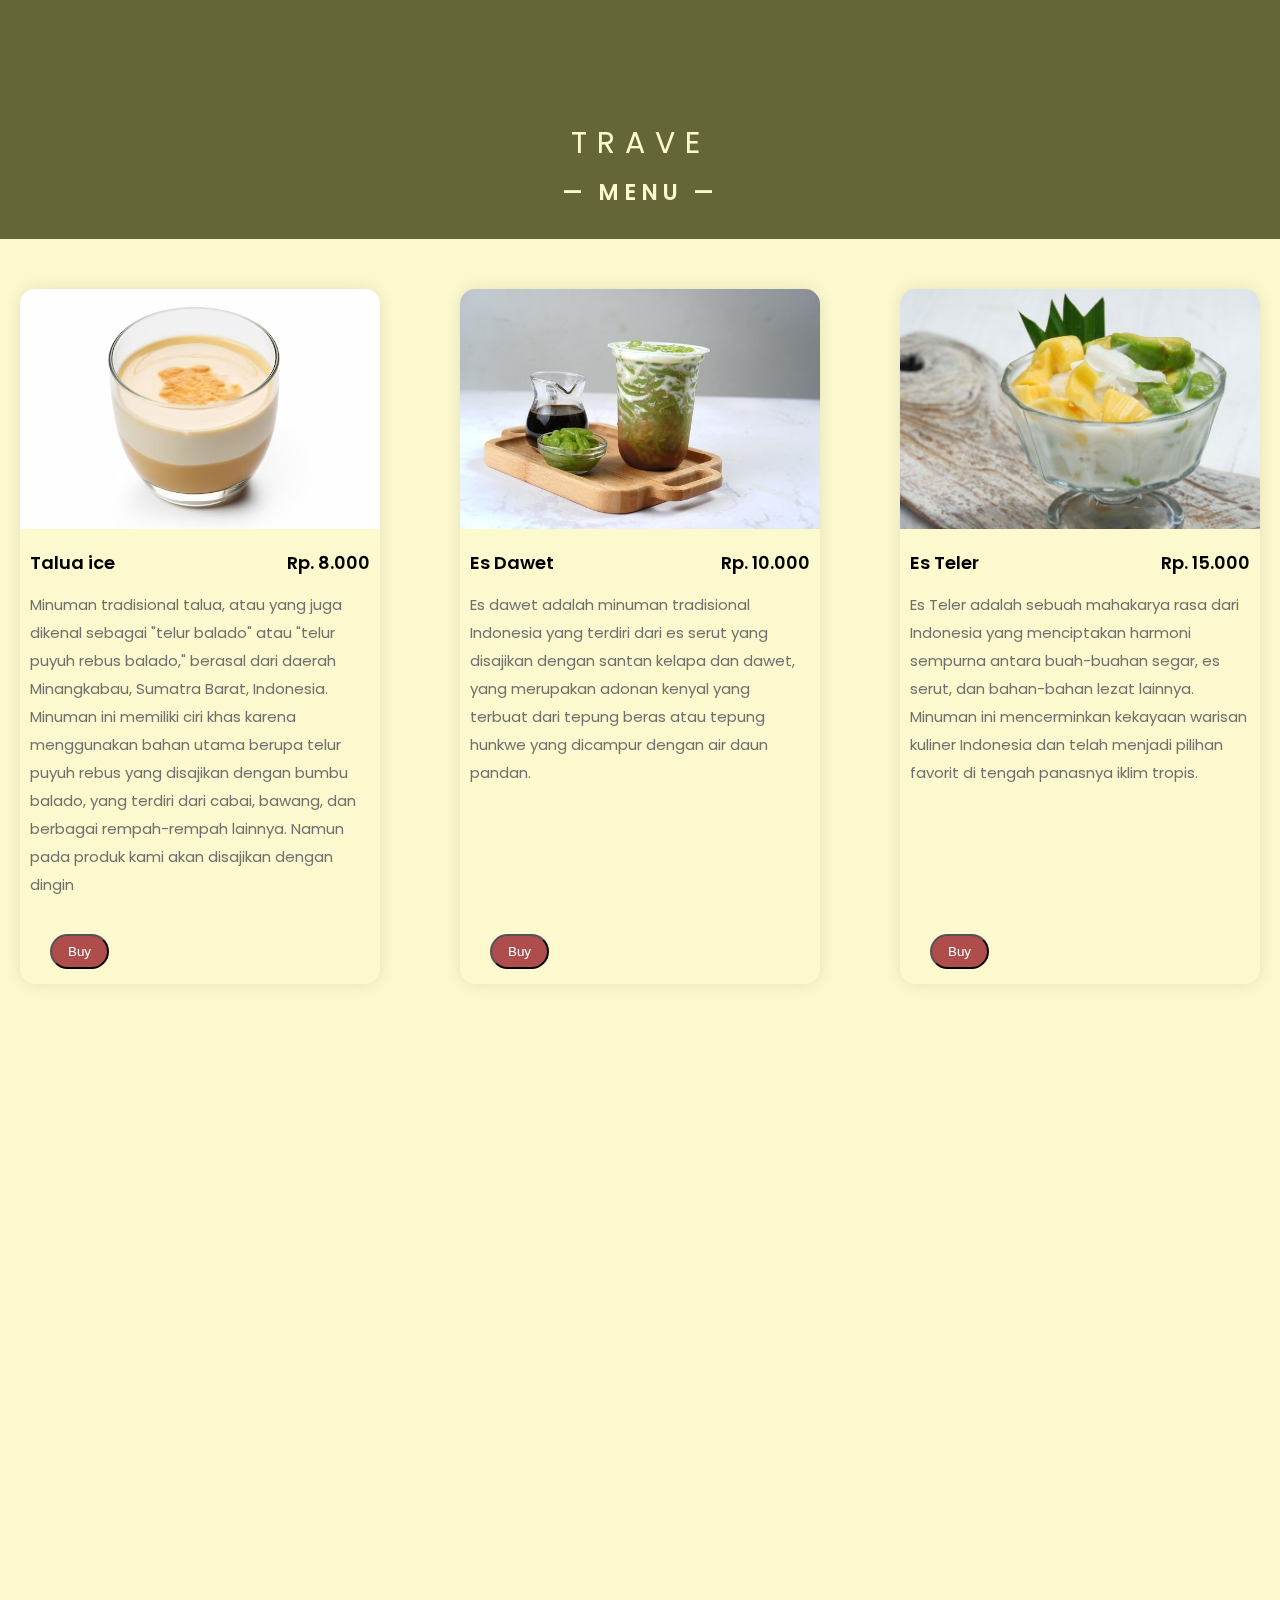
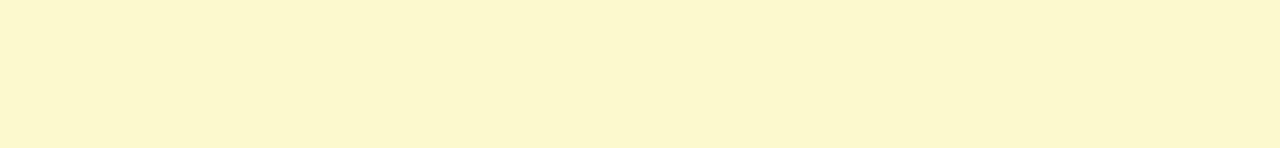
<file: index.html>
<!DOCTYPE html>
<html>
<head>
    <title>Menu</title>
    <link href="https://fonts.googleapis.com/css2?family=Poppins:wght@400;600&display=swap" rel="stylesheet">
    <link rel="stylesheet" href="style.css">
    <script src="https://unpkg.com/aos@2.3.1/dist/aos.js"></script>
    <link href="https://unpkg.com/aos@2.3.1/dist/aos.css" rel="stylesheet">
</head>
<body>
    
    <script>
        AOS.init();
    </script>
    <div class="menu">
        <div class="heading">
            <h1 data-aos="fade-up" data-aos-anchor-placement="top-bottom">TRAVE</h1>
            <h3 data-aos="fade-up" data-aos-anchor-placement="top-bottom">&mdash; MENU &mdash; </h3>
        </div>
        <div class="food-items" data-aos="fade-up" data-aos-anchor-placement="top-bottom">
            <img src="talua.jpg">
            <div class="details" >
                <div class="details-sub">
                    <h5>Talua ice</h5>
                    <h5 class="price"> Rp. 8.000 </h5>
                </div>
                <p>Minuman tradisional talua, atau yang juga dikenal sebagai "telur balado" atau "telur puyuh rebus balado," berasal dari daerah Minangkabau, Sumatra Barat, Indonesia. Minuman ini memiliki ciri khas karena menggunakan bahan utama berupa telur puyuh rebus yang disajikan dengan bumbu balado, yang terdiri dari cabai, bawang, dan berbagai rempah-rempah lainnya. Namun pada produk kami akan disajikan dengan dingin</p>
                <a href="Payment.html"><button>Buy</button></a>
            </div>
        </div>

        <div class="food-items" data-aos="fade-up" data-aos-anchor-placement="top-bottom">
            <img src="dawt.jpg">
            <div class="details">
                <div class="details-sub">
                    <h5>Es Dawet</h5>
                    <h5 class="price"> Rp. 10.000 </h5>
                </div>
                <p>Es dawet adalah minuman tradisional Indonesia yang terdiri dari es serut yang disajikan dengan santan kelapa dan dawet, yang merupakan adonan kenyal yang terbuat dari tepung beras atau tepung hunkwe yang dicampur dengan air daun pandan.</p>
                <a href="Payment.html"><button>Buy</button></a>
            </div>
        </div>

        <div class="food-items" data-aos="fade-up" data-aos-anchor-placement="top-bottom" >
            <img src="es teler.jpg">
            <div class="details">
                <div class="details-sub">
                    <h5>Es Teler</h5>
                    <h5 class="price"> Rp. 15.000 </h5>
                </div>
                <p>Es Teler adalah sebuah mahakarya rasa dari Indonesia yang menciptakan harmoni sempurna antara buah-buahan segar, es serut, dan bahan-bahan lezat lainnya. Minuman ini mencerminkan kekayaan warisan kuliner Indonesia dan telah menjadi pilihan favorit di tengah panasnya iklim tropis.</p>
                <a href="Payment.html"><button>Buy</button></a>
            </div>
        </div>

        <div class="food-items" data-aos="fade-up" data-aos-anchor-placement="top-bottom">
            <img src="cincau.jpg">
            <div class="details">
                <div class="details-sub">
                    <h5>Es Cincau</h5>
                    <h5 class="price"> Rp. 12.000 </h5>
                </div>
                <p>Es cincau adalah minuman khas Indonesia yang menawarkan kelezatan dan kesegaran. Terbuat dari cincau hitam, atau grass jelly, minuman ini memberikan sensasi kenyal dan dingin yang sempurna di setiap tegukan. Disajikan dengan es serut atau es batu, es cincau kemudian diberi sirup gula atau gula aren cair untuk rasa manis yang pas. </p>
                <a href="Payment.html"><button>Buy</button></a>
            </div>
        </div>

        <div class="food-items" data-aos="fade-up" data-aos-anchor-placement="top-bottom">
            <img src="test oyen.webp">
            <div class="details">
                <div class="details-sub">
                    <h5>Es Oyen</h5>
                    <h5 class="price"> Rp. 15.000 </h5>
                </div>
                <p>Es oyen biasanya terdiri dari buah-buahan seperti kelapa muda, alpukat, nangka, dengan tambahan pacar cina dan sagu mutiara. Campuran kondimen ini disajikan di mangkuk dengan sirup dan kental manis. Bisa juga ditambahkan agar-agar atau buah lainnya.</p>
                <a href="Payment.html"><button>Buy</button></a>
            </div>
        </div>

        <div class="food-items" data-aos="fade-up" data-aos-anchor-placement="top-bottom">
            <img src="garbis i.jpeg">
            <div class="details">
                <div class="details-sub">
                    <h5>Es Blewah</h5>
                    <h5 class="price"> Rp. 10.000 </h5>
                </div>
                <p>Es blewah adalah minuman es yang terbuat dari buah blewah dan perpaduan kombinasi bahan lainya yang biasa dicampurkan sesuai selera. Es ini biasanya ada pada saat bulan puasa sebagai hidangan pembuka atau tajil. Karena setelah seharian berpuasa, tenggorokan kering banyak orang yang menyantap minuman es, salah satunya es blewah.</p>
                <a href="Payment.html"><button>Buy</button></a>
            </div>
        </div>
    </div>
</body>
</html>
</file>
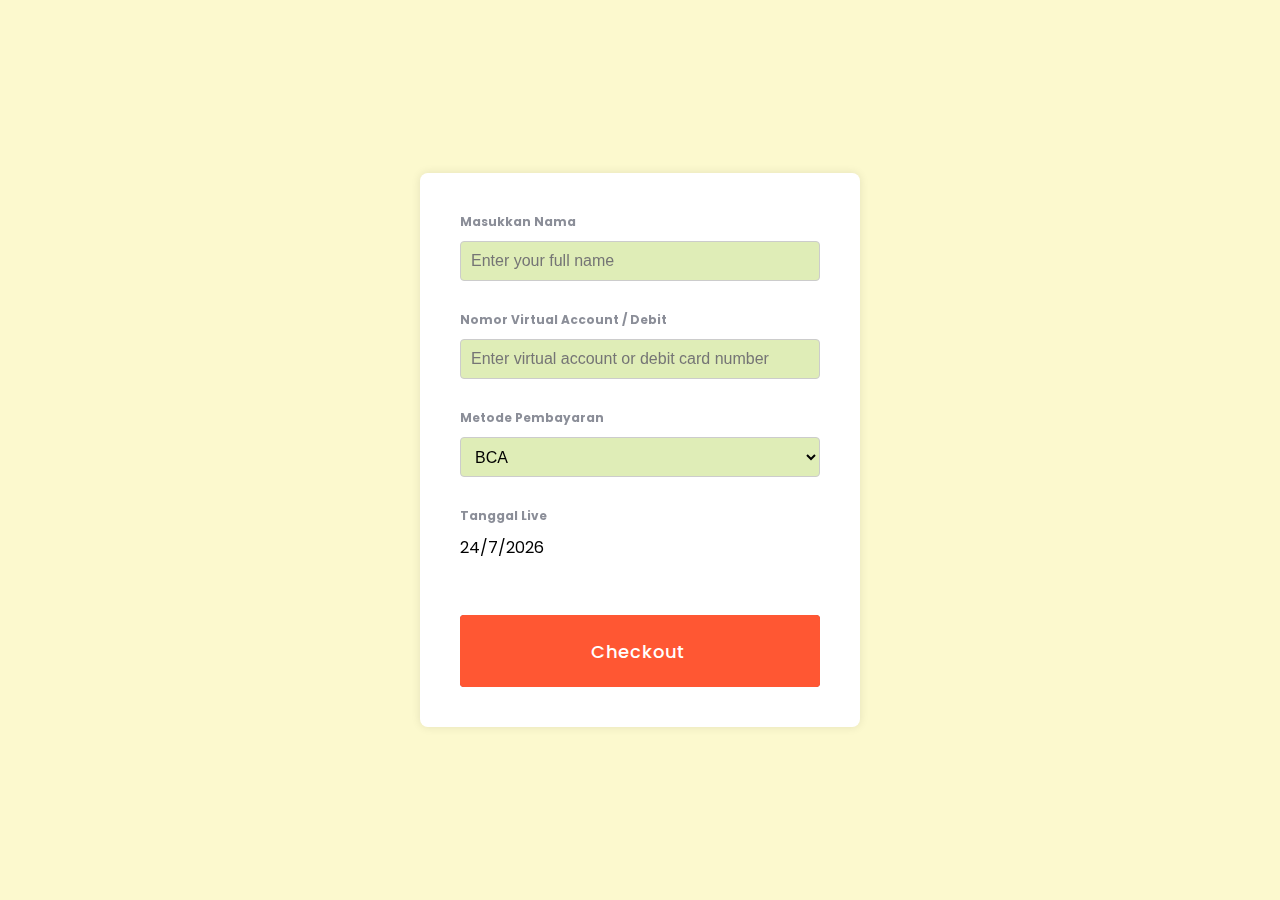
<file: Payment.html>
<!DOCTYPE html>
<html lang="en">

<head>
    <title>Payment</title>
    <meta charset="utf-8">
    <meta name="viewport" content="width=device-width, initial-scale=1, shrink-to-fit=no">
    <link rel="stylesheet" href="payment.css">
    <script src="https://unpkg.com/aos@2.3.1/dist/aos.js"></script>
    <link href="https://unpkg.com/aos@2.3.1/dist/aos.css" rel="stylesheet">

    <style>
        body {
            display: flex;
            align-items: center;
            justify-content: center;
            height: 100vh;
            margin: 0;
            background: #FCF9CE;
        }

        .modal {
            width: 100%;
            max-width: 400px;
            padding: 20px;
            box-shadow: 0 0 10px rgba(0, 0, 0, 0.1);
            border-radius: 8px;
            background-color: #fff;
        }

        .card-info {
            margin-bottom: 20px;
        }

        .input_container {
            margin-bottom: 15px;
        }

        .input_label {
            display: block;
            margin-bottom: 5px;
            font-weight: bold;
        }

        .input_field,
        select {
            width: 100%;
            padding: 10px;
            box-sizing: border-box;
            border: 1px solid #ccc;
            border-radius: 4px;
            font-size: 16px;
        }

        .split {
            display: flex;
            flex-wrap: wrap;
        }

        .split input {
            flex: 1;
            margin-right: 0;
            margin-bottom: 10px;
        }

        .checkout {
            background-color: #af4c4c;
            color: white;
            padding: 8px 16px;
            border: none;
            border-radius: 4px;
            cursor: pointer;
            font-size: 18px;
            text-decoration: none;
            display: block;
            text-align: center;
            /* Center the text horizontally */
        }
    </style>
</head>

<body>
    <script>
        AOS.init();
    </script>
    <div class="modal" data-aos="fade-up" data-aos-anchor-placement="top-bottom">
        <form class="form">
            <div class="card-info">
                <div class="input_container" data-aos="fade-up" data-aos-anchor-placement="top-bottom">
                    <label class="input_label">Masukkan Nama</label>
                    <input class="input_field" type="text" placeholder="Enter your full name">
                </div>
                <div class="input_container" data-aos="fade-up" data-aos-anchor-placement="top-bottom">
                    <label class="input_label">Nomor Virtual Account / Debit</label>
                    <input class="input_field" type="number" placeholder="Enter virtual account or debit card number">
                </div>
                <div class="input_container" data-aos="fade-up" data-aos-anchor-placement="top-bottom">
                    <label class="input_label">Metode Pembayaran</label>
                    <select class="input_field">
                        <option value="bca">BCA</option>
                        <option value="dana">Dana</option>
                        <option value="gopay">Gopay</option>
                        <option value="mandiri">Mandiri</option>
                    </select>
                </div>
                <div class="input_container" data-aos="fade-up" data-aos-anchor-placement="top-bottom">
                    <label class="input_label">Tanggal Live</label>
                    <div class="split" id="liveDate"></div>
                </div>
            </div>

            <a href="Qrcode.html" class="checkout" style="cursor: pointer;" data-aos="fade-up"
                data-aos-anchor-placement="top-bottom">
                <span>Checkout</span>
            </a>
        </form>

        <script>
            function getLiveDate() {
                var currentDate = new Date();
                var day = currentDate.getDate();
                var month = currentDate.getMonth() + 1;
                var year = currentDate.getFullYear();

                var dateString = day + '/' + month + '/' + year;

                return dateString;
            }

            document.getElementById('liveDate').innerHTML = getLiveDate();
        </script>
    </div>
</body>

</html>
</file>
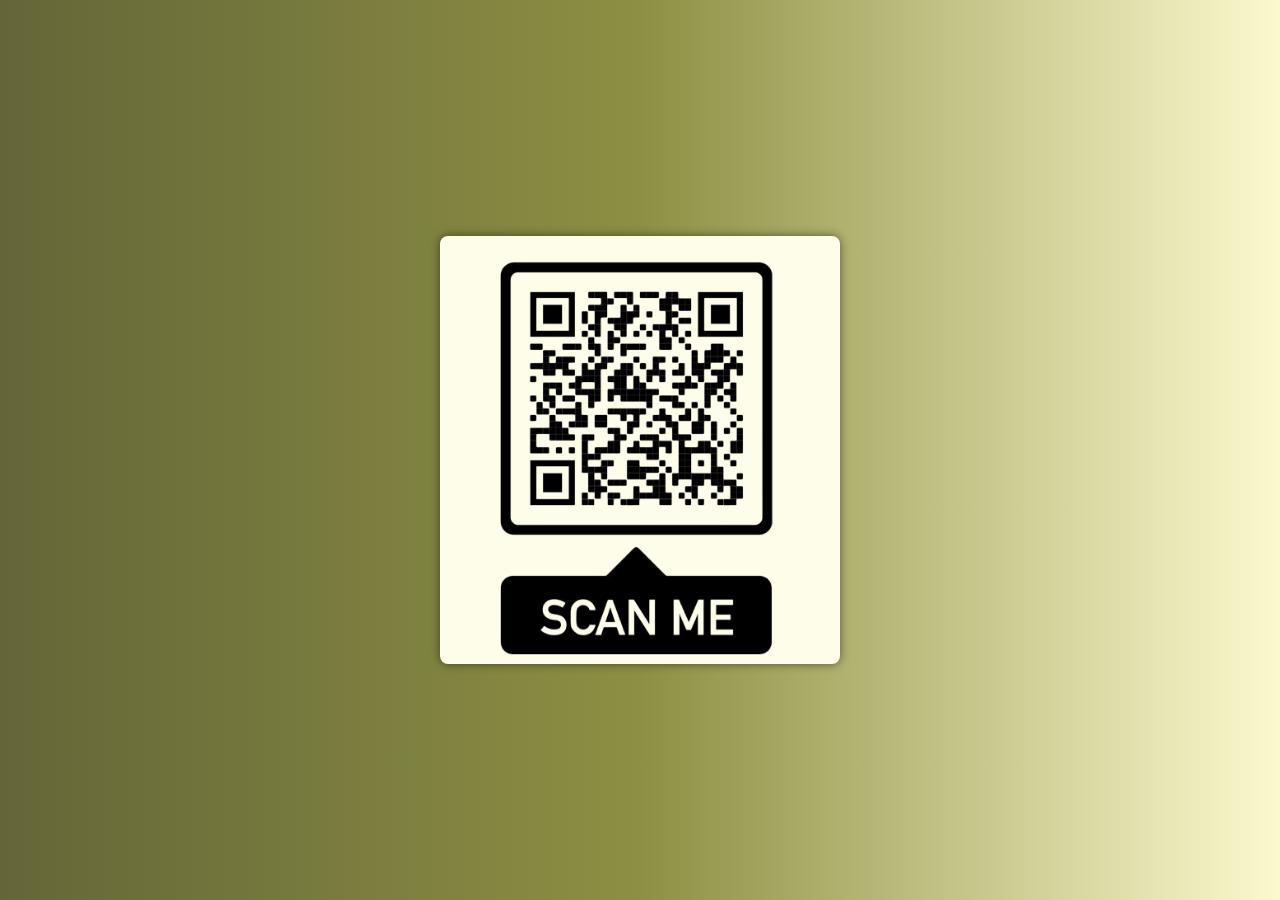
<file: Qrcode.html>
<!DOCTYPE html>
<html lang="en">
<head>
    <title>Image Form</title>
    <meta charset="utf-8">
    <meta name="viewport" content="width=device-width, initial-scale=1, shrink-to-fit=no">
    <script src="https://unpkg.com/aos@2.3.1/dist/aos.js"></script>
    <link href="https://unpkg.com/aos@2.3.1/dist/aos.css" rel="stylesheet">
    <style>
        body {
            display: flex;
            align-items: center;
            justify-content: center;
            height: 100vh;
            margin: 0;
            background: #0f0c29;
            background: -webkit-linear-gradient(to right, #646638, #8c9043, #FCF9CE);
            background: linear-gradient(to right, #646638, #8c9043, #FCF9CE);
        }

        .form-container {
            text-align: center;
        }

        .image-form {
            max-width: 400px;
            margin: auto;
            box-shadow: 0 0 10px rgba(0, 0, 0, 0.5); /* Box shadow */
            background-color: #fefde9; /* Background color for the image container */
            border-radius: 8px; /* Optional: Add border-radius for rounded corners */
        }

        .form-image {
            width: 100%;
            height: auto;
            border-radius: 8px 8px 0 0; /* Optional: Adjust border-radius for top corners */
        }
    </style>
</head>
<body>
    <script>
        AOS.init();
    </script>
    <div class="form-container" data-aos="fade-up" data-aos-anchor-placement="top-bottom">
        <div class="image-form">
            <img class="form-image" src="Qrcodefix.png" alt="Image Form">
            <!-- Replace "your_image_url.jpg" with the actual URL or path to your image -->
        </div>
    </div>
</body>
</html>
</file>
<file: style.css>
*{
    padding: 0;
    margin: 0;
    box-sizing: border-box;
}
body{
    background-color: #FCF9CE;
    font-family: 'Poppins',sans-serif;
}
.menu{
    padding: 0;
    display: grid;
    grid-template-columns: repeat( auto-fit, minmax(350px,1fr));
    grid-gap: 20px 40px;
}
.heading{
    background-color: #646638;
    color: #FCF9CE;
    margin-bottom: 30px;
    padding: 120px 0 30px 0;
    grid-column: 1/-1;
    text-align: center;
}
.heading>h1{
    font-weight: 400;
    font-size: 30px;
    letter-spacing: 10px;
    margin-bottom: 10px;
}
.heading>h3{
    font-weight: 600;
    font-size: 22px;
    letter-spacing: 5px;
}
.food-items{
    display: grid;
    position: relative;
    grid-template-rows: auto 1fr;
    border-radius: 15px;
    box-shadow: 0 0 15px rgba(0,0,0,0.1);
    margin: 0 20px;
}
.food-items img{
    position: relative;
    width: 100%;
    border-radius: 15px 15px 0 0;
}

.details{
    padding: 20px 10px;
    display: grid;
    grid-template-rows: auto 1fr 50px;
    grid-row-gap: 15px;
}
.details-sub{
    display: grid;
    grid-template-columns: auto auto;
}
.details-sub>h5{
    font-weight: 600;
    font-size: 18px;
}
.price{
    text-align: right;
}
.details>p{
    color: #6f6f6f;
    font-size: 15px;
    line-height: 28px;
    font-weight: 400;
    align-self: stretch;
}
.details>button{
    background-color: #cb202d;
    border: none;
    color: #ffffff;
    font-size: 16px;
    font-weight: 600;
    border-radius: 5px;
    width: 180px;
}
a {
    font-family: 'Poopins';
    text-decoration: none; 
    color: #ffffff; 
    transition: color 0.3s ease;
}

a:hover {
    color: #ff5733; 
}

button, a.button {
    display: inline-block;
    background: #af4c4c;
    color: #fff;
    text-align: center;
    text-decoration: none;
    padding: 8px 16px;
    border-radius: 30px;
    margin: 20px;
    cursor: pointer;
    transition: background 0.3s ease; 
}

button:hover, a.button:hover {
    background: rgb(113, 10, 10); 
}
</file>
<file: payment.css>
@import url('https://fonts.googleapis.com/css2?family=Poppins:ital,wght@0,200;0,300;0,400;0,500;0,600;0,700;0,800;1,200;1,300&display=swap');
body{
  height: 100vh;
  overflow: hidden;
  background: #0f0c29;
  background: -webkit-linear-gradient(to right, #646638, #8c9043, #FCF9CE);
  background: linear-gradient(to right, #646638, #8c9043, #FCF9CE);
  display: flex;
  align-items: center;
  justify-content: center;
  font-family: "Poppins";
}
.modal {
  background: #FCF9CE;
  box-shadow: 0px 187px 75px rgba(0, 0, 0, 0.01), 0px 105px 63px rgba(0, 0, 0, 0.05), 0px 47px 47px rgba(0, 0, 0, 0.09), 0px 12px 26px rgba(0, 0, 0, 0.1), 0px 0px 0px rgba(0, 0, 0, 0.1);
  border-radius: 16px;
  max-width: 450px;
}
.form {
  display: flex;
  flex-direction: column;
  gap: 20px;
  padding: 20px;
}
.paymentother {
  display: grid;
  grid-template-columns: 50% 50%;
  gap: 20px;
  padding: 10px;
  justify-content: center;
}
.paymentother button {
  height: 55px;
  background: #F2F2F2;
  border-radius: 11px;
  padding: 0;
  border: 0;
  outline: none;
}
.paymentother button svg {
  height: 18px;
}
.paymentother button:last-child svg {
  height: 22px;
}
.separator {
  width: calc(100% - 20px);
  display: grid;
  grid-template-columns: 2fr 1fr 2fr;
  gap: 10px;
  color: #8B8E98;
  margin: 0 10px;
}
.separator p {
  display: block;
  text-align: center;
  font-weight: 600;
  font-size: 12px;
  margin: auto;
}
.separator .line {
  display: inline-block;
  width: 100%;
  height: 1px;
  border: 0;
  background-color: #e8e8e8;
}
.card-info{
  display: flex;
  flex-direction: column;
  gap: 15px;
}
.input_container {
  width: 100%;
  height: fit-content;
  display: flex;
  flex-direction: column;
  gap: 5px;
}
.split {
  display: grid;
  grid-template-columns: 4fr 2fr;
  gap: 15px;
}
.split input {
  width: 100%;
}
.input_label {
  font-size: 12px;
  color: #8B8E98;
  font-weight: 600;
}
.input_field {
  width: auto;
  height: 40px;
  padding: 0 0 0 16px;
  border-radius: 9px;
  outline: none;
  background-color: #dfedb7;
  border: 1px solid #ffffff00;
  transition: all 0.3s cubic-bezier(0.15, 0.83, 0.66, 1);
}
.input_field:focus {
  border: 1px solid transparent;
  box-shadow: 0px 0px 0px 2px #242424;
  background-color: transparent;
}

.input_field::-webkit-outer-spin-button,
.input_field::-webkit-inner-spin-button {
  -webkit-appearance: none;
  margin: 0;
}
.checkout {
  position: relative;
  font-family: inherit;
  font-weight: 500;
  font-size: 18px;
  letter-spacing: 0.05em;
  border-radius: 0.8em;
  border: none;
  background: #af4c4c;
  color: ghostwhite;
  overflow: hidden;
}
.checkout span {
  position: relative;
  transition: color 0.6s;
  display: inline-flex;
  align-items: center;
  padding: 0.8em 1.2em 0.8em 1.05em;
}
.checkout::before,
.checkout::after {
  position: absolute;
  top: 0;
  left: 0;
  width: 100%;
  height: 100%;
}
.checkout::before {
  content: "";
  background: #ff5733;
  width: 120%;
  left: -10%;
  transform: skew(30deg);
  transition: transform 0.5s cubic-bezier(0.3, 1, 0.8, 1);
}
.checkout:hover::before {
  transform: translate3d(100%, 0, 0);
}
.checkout:active {
  background-color: #af4c4c;
  transform: scale(0.95);
}
</file>
